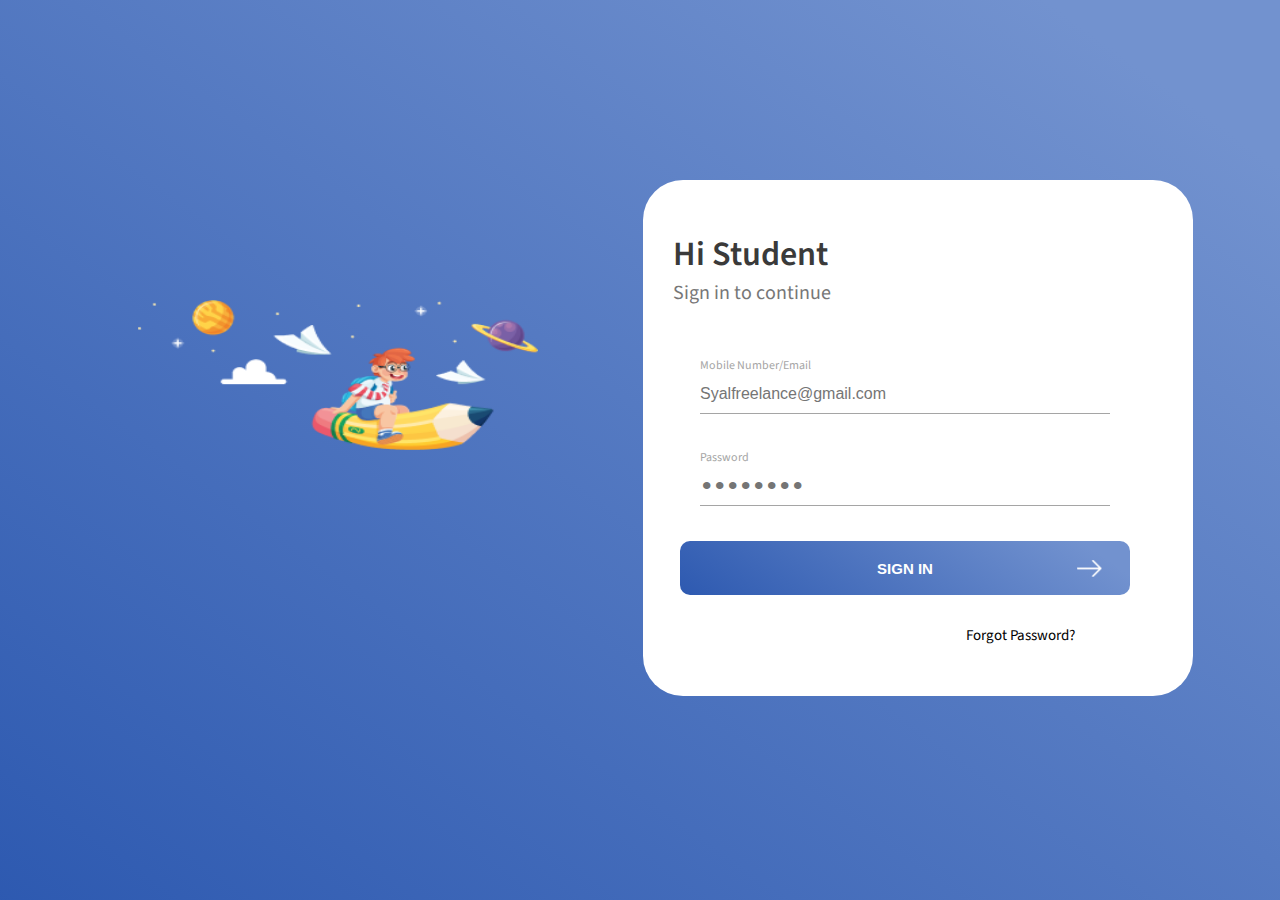
<file: index.html>
<!DOCTYPE html>
<html lang="es">
<head>
    <meta charset="UTF-8">
    <meta http-equiv="X-UA-Compatible" content="IE=edge">
    <meta name="viewport" content="width=device-width, initial-scale=1.0">

    <link rel="stylesheet" href="css/configuraciongeneral.css">
    <link rel="stylesheet" href="css/movil/movil-login2.css">
    <link rel="stylesheet" href="css/tableta/tableta-login2.css" media="(width: 768px)">
    <!--Escritorio-->
    <link rel="stylesheet" href="css/desktop/escritorio-login2.css" media="(min-width: 1039px)">

    <!---Tipografia-->
    <link rel="preconnect" href="https://fonts.googleapis.com">
    <link rel="preconnect" href="https://fonts.gstatic.com" crossorigin>
    <link href="https://fonts.googleapis.com/css2?family=Source+Sans+Pro:wght@200;300;400;600;700&display=swap" rel="stylesheet">


    <title>login_v2</title>
</head>
<body>
    <div class="general-background">
    <div class="login2-background">
        <img class="lapiz_img" src="img/Lapiz2.png" alt="Iamgen del fondo">
        <section class="login2-banner" >
            
        </section>

        <section class="login2-formulario">
            <h2>Hi Student</h2>
            <span>Sign in to continue</span>

            <form class="formulario">
                <label class="formulario-label">Mobile Number/Email
                    <input type="text" placeholder="Syalfreelance@gmail.com">
                </label>
                    <label class="formulario-label">Password<br>
                    <input type="password" placeholder="⚫︎⚫︎⚫︎⚫︎⚫︎⚫︎⚫︎⚫︎">
                </label>
                    <button>SIGN IN <img class="boton-flecha" src="img/right.png" alt=""> </button>

                    <label class="formulario-mensaje">Forgot Password?</label>
            </form>
        </section>
    </div>
</div>
</body>
</html>
</file>
<file: css/configuraciongeneral.css>
*{
    margin: 0;
    padding: 0;
    box-sizing: border-box;
    
}
html{
    font-family: 'Source Sans Pro', sans-serif;
    font-size: 10px;
}
:root{
    /* variables de color*/
    --azul1: #345FB4;
    --azul2: #6789CA;
    --gris1: #313131;
    --gris2: #777777;
    --gris3: #A5A5A5;
    --gris4: #3A3A3A;
    --gris5: #777777;
    --gris6: #F5F6FC;
    --azul3: #6184C7;
    --azul4: #5278C1;
    

    /* variables de tamaño*/
    --h1 : 3.4rem;
    --h2 : 2.4rem;
    --h3 : 14rem;
    --parrafo : 1.5rem;
}
/*ESTRCUTURA DE LAS SECCIONES*/
section{
    
    height: auto;
    margin: auto;
    padding: 5rem 3rem;

    display: flex;
    flex-direction: column;

}
</file>
<file: css/movil/movil-login2.css>
.general-background{
    background:linear-gradient(35.54deg, #2855AE -7.25%, #7292CF 90.75%);
}
.login2-background{

    max-width: 37.5rem;
    height: 100vh;
    margin: auto;
    background: transparent;

    padding-top: 8rem;
    
    position: relative;
}
.login2-background img{
    width: 30rem;
    height: 12rem;

    position:absolute;
    right: 3.8rem;


}
.login2-formulario{
    background-color: white;
    border-radius: 4rem 4rem 4rem 4rem;
    max-width: auto;

}
.login2-formulario h2{
    color: var(--gris4);
    font-size: var(--h1);
    font-weight: 600;
}
.login2-formulario span{
    font-size: 2rem;
    font-weight: 0; 
    color: var(--gris5);

}
.formulario{
    margin: auto;
    width: 31.5rem;
    margin-top: 5rem;

    display: flex;
    flex-direction: column;
}
.formulario-label{
    font-size: 1.2rem;
    color: var(--gris3);
    margin-bottom: 3.5rem;

    display: flex;
    flex-direction: column;
}
.formulario-label input{
    width: 100%;
    height: 4rem;
    border: none;
    border-bottom: 1px solid var(--gris3);
    outline: none;
    font-size: 1.6rem;
}
.formulario button{
    
    cursor: pointer;
    width: 31.5rem;
    height: 5.4rem;
    border-style: none;
    border-radius: 1rem;
    font-weight: 600;
    color: #fff;
    font-size: 1.5rem;

    background: linear-gradient(35.54deg, #2855AE -7.25%, #7292CF 90.75%);

    display: flex;
    justify-content: center;
    align-items: center;

    position: relative;
}
.formulario button img{
    width: 2.5rem;
    position:absolute;
    right: 2.8rem;
    height: auto;
}
.formulario-mensaje{
    align-self: flex-end;
    font-size: var(--parrafo);
    margin-top: 3rem;
}
</file>
<file: css/tableta/tableta-login2.css>
.login2-background{
    height: 100vh;
}
.login2-formulario{
    background-color:white;
    border-radius: 4rem 4rem 4rem 4rem;
}
</file>
<file: css/desktop/escritorio-login2.css>
.general-background{
    background:linear-gradient(35.54deg, #2855AE -7.25%, #7292CF 90.75%);
    display: flex;
}
.login2-formulario{
    background-color: white;
    border-radius: 4rem 4rem 4rem 4rem;
    width: 55rem;
    margin-left: 19rem;
    
}
.login2-background{
    height: 100vh;
}
.login2-background img{
    width: 35rem;
}
.login2-background .lapiz_img{
    width: 40rem;
    height: 15rem;
    position: absolute;
    right: 29rem;
    top: 30rem;
}
.formulario-label {
    width: 41rem;
    margin-left: -6rem;
}
.formulario button {
    width: 45rem;
    margin-left: -8rem;
    
}
</file>
